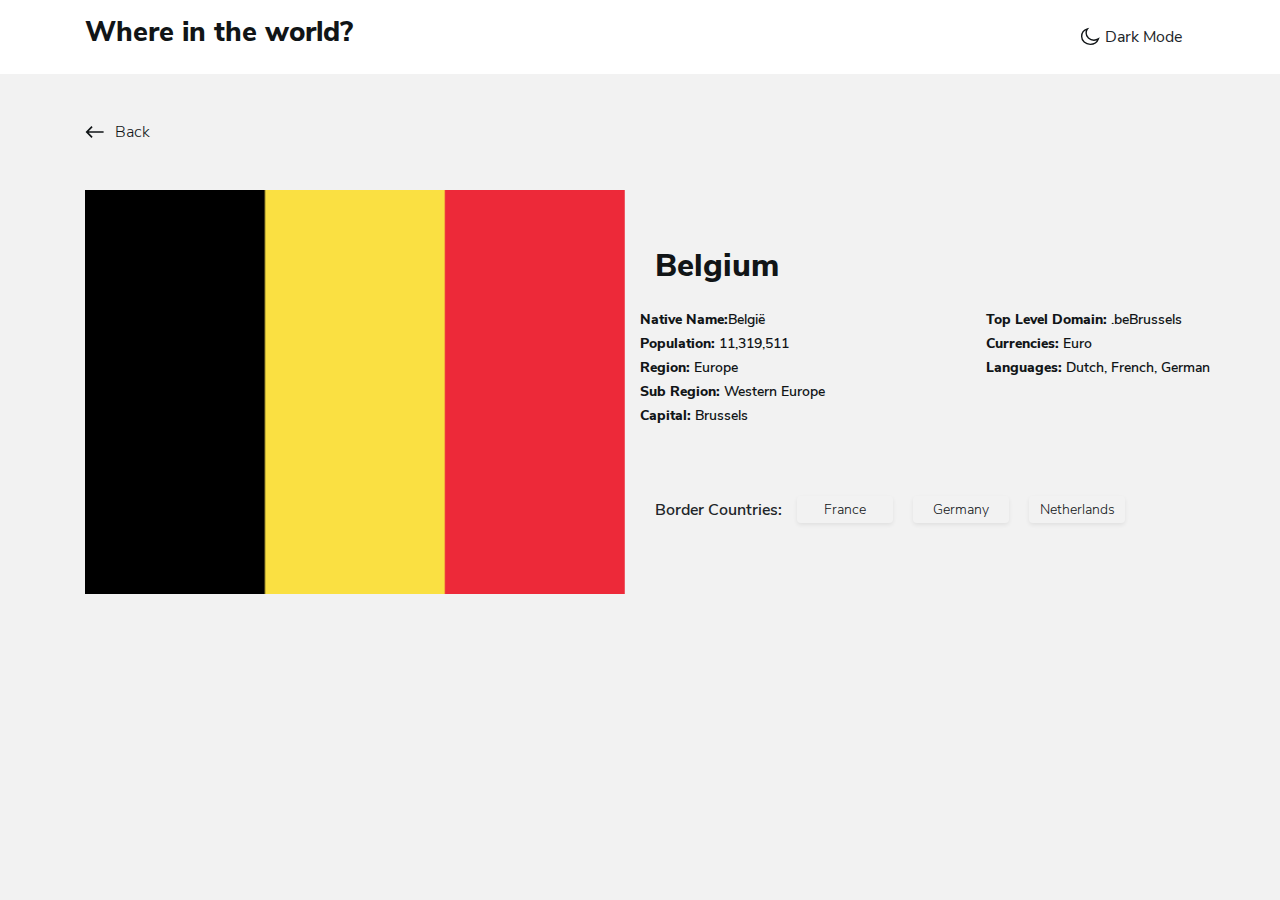
<file: detail.html>
<!doctype html>
<html lang="en">
<head>
  <meta charset="utf-8">
  <meta name="viewport" content="width=device-width, initial-scale=1, shrink-to-fit=no">
  <title>detail</title>
  <link rel="stylesheet" href="css/bootstrap.min.css">
  <link rel="stylesheet" href="css/styles.css">
</head>
<body class="body">

  <header class="header pt-3 pb-3">

    <div class="header__box container-sm d-flex justify-content-between">
      <a href="index.html" class="text-decoration-none h3 font-weight-bold header__link "> Where in the world? </a>
      <button class="header__button-dark btn" type="button">Dark Mode</button>
    </div>

  </header>

  <main class="main-detail container-sm">

    <h1 class="visually-hidden">test</h1>

   <section class="hero hero-detail">

    <div class="hero-detail__box">

      <a href="index.html" class="hero-detail__link mr-auto text-decoration-none my-5 d-inline-block">Back</a>

<div class="hero-detail__flag-box d-flex align-items-center row align-items-center flex-row">

<img src="img/flag-of-belgium.png" alt="img of belgium" class="hero-detail__img mr-auto rounded w-auto col-lg-6 col-12">

<div class="hero-detail__info-box col-lg-6 col-12">

<h2 class="h3 hero-detail__title font-weight-bold mb-4">Belgium</h2>

<div class="hero-detail__about d-flex row">

<ul class="hero-detail__list-left list-unstyled mr-5">
    <li class="hero-detail__item-left mb-2 ">
        <p class="hero__text">
            <span class="hero__text-span font-weight-bold"> Native Name:</span>België
        </p>
    </li>
    <li class="hero-detail__item-left mb-2">
        <p class="hero__text">
            <span class="hero__text-span font-weight-bold">Population: </span>11,319,511
        </p>
    </li>
    <li class="hero-detail__item-left mb-2">
        <p class="hero__text">
            <span class="hero__text-span font-weight-bold">Region: </span>Europe
        </p>
    </li>
    <li class="hero-detail__item-left mb-2">
        <p class="hero__text">
            <span class="hero__text-span font-weight-bold">Sub Region: </span>Western Europe
        </p>
    </li>
    <li class="hero-detail__item-left mb-2">
        <p class="hero__text">
            <span class="hero__text-span font-weight-bold">Capital: </span>Brussels
        </p>
    </li>
</ul>

<ul class="hero-detail__list-right list-unstyled ml-auto">
    <li class="hero-detail__item-right mb-2 ">
        <p class="hero__text">
            <span class="hero__text-span font-weight-bold">Top Level Domain:
            </span>.beBrussels
        </p>
    </li>
    <li class="hero-detail__item-right mb-2">
        <p class="hero__text">
            <span class="hero__text-span font-weight-bold">Currencies:
            </span>Euro
        </p>
    </li>
    <li class="hero-detail__item-right mb-2">
        <p class="hero__text">
            <span class="hero__text-span font-weight-bold">Languages:
            </span>
            Dutch, French, German
        </p>
    </li>
</ul>
</div>

<div class="hero-detail__border mt-5">

  <ul class="hero-detail__list-border list-unstyled d-flex align-items-center flex-wrap">
      <li class="hero-detail__item-border">
          <span class="hero-detail__item-span">Border Countries:
          </span>
      </li>
      <li class="hero-detail__item-border">
          <a href="#" class="hero-detail__item-link text-decoration-none p-1 rounded shadow-sm">France</a>
      </li>
      <li class="hero-detail__item-border">
          <a href="#" class="hero-detail__item-link text-decoration-none p-1 rounded shadow-sm">Germany</a>
      </li>
      <li class="hero-detail__item-border">
          <a href="#" class="hero-detail__item-link text-decoration-none p-1 rounded shadow-sm">Netherlands</a>
      </li>
  </ul>
  </div>

</div>

</div>

    </div>

   </section>

  </main>

  <script src="js/jquery-3.6.0.min.js"></script>
  <script src="js/bootstrap.bundle.min.js"></script>
  <script src="js/main.js"></script>
</body>
</html>
</file>
<file: css/styles.css>
:root {
  --font-nurito: "Nunito Sans" , "Arial" ,sans-serif ;
  --color-black: #111517;
  --color-dark:#202C36;
  --color-light-dark:#2B3844;
}


@font-face {
  font-family: "Nunito Sans";
  src: url("../fonts/NunitoSans-Regular.woff2") format("woff2"),
      url("../fonts/NunitoSans-Regular.woff") format("woff");
  font-weight: normal;
  font-style: normal;
  font-display: swap;
}

@font-face {
  font-family: "Nunito Sans";
  src: url("../fonts/NunitoSans-Light.woff2") format("woff2"),
      url("../fonts/NunitoSans-Light.woff") format("woff");
  font-weight: 300;
  font-style: normal;
  font-display: swap;
}

@font-face {
  font-family: "Nunito Sans";
  src: url("../fonts/NunitoSans-ExtraBold.woff2") format("woff2"),
      url("../fonts/NunitoSans-ExtraBold.woff") format("woff");
  font-weight: 800;
  font-style: normal;
  font-display: swap;
}

@font-face {
  font-family: "Nunito Sans";
  src: url("../fonts/NunitoSans-SemiBold.woff2") format("woff2"),
      url("../fonts/NunitoSans-SemiBold.woff") format("woff");
  font-weight: 600;
  font-style: normal;
  font-display: swap;
}


html {
  box-sizing: border-box;
  height: 100%;
}

*,
*::before,
*::after {
  box-sizing: inherit;
}

body {
  display: flex;
  flex-direction: column;
  height: 100%;
  padding: 0;
  margin: 0;
  font-family: var(--font-nurito);
  background-color: #F2F2F2;
}

img {
  max-width: 100%;
  height: auto;
}

.visually-hidden {
  position: absolute;
  width: 1px;
  height: 1px;
  margin: -1px;
  border: 0;
  padding: 0;
  clip: rect(0 0 0 0);
  overflow: hidden;
}


.body--dark {
  background-color:var(--color-dark);
}

.header {
  background-color:#FFFFFF;
}

.body--dark .header{
  background-color: var(--color-light-dark);
}

.header__button-dark {
  padding-left: 35px;
  background-image: url("../img/moon-black.svg");
  background-repeat: no-repeat;
  background-size: 20px;
  background-position: center left 10px;

}

.body--dark .header__button-dark{
  background-image: url("../img/moon-white.svg");
  color: #fff;
}

.header__link {
  color: var(--color-black);
}

.body--dark .header__link{
  color: #fff;
}

.body--dark .hero-top__select {
  background-color: #202C36;
  color: #fff;
}

.hero-top__input {
  padding-left: 74px;
  background-image: url("../img/icon-search-black.svg");
  background-repeat: no-repeat;
  background-size: 18px;
  background-position: center left 32px;
}

.body--dark .hero-top__input {
  background-color: #2B3844;
  background-image: url("../img/icon-search-white.svg");
}

.body--dark .hero-top__input::placeholder {
  color: #fff;
}

.body--dark .hero-top__input {
  color: #fff;
}

.hero-top__select {
  width: 200px;
}

.hero__list {
  padding: 0;
  margin: 0;
  list-style: none;
  margin-left: -15px;
  margin-right: -15px;
}

.hero-item__list {
  padding: 0;
  margin: 0;
  list-style: none;
}

.hero-item__img {
  width: 264px;
  height: 160px;
  object-fit: cover;
}

.hero-item__box {
  text-decoration: none;
  display: block;
  background-color: #fff;
}

.body--dark .hero-item__box {
  background-color: var(--color-light-dark);
}

.hero-item__box  h3{
  font-family: var(--font-nurito);
  font-weight: 700;
  font-size: 17px;
  line-height: 26px;
  white-space: nowrap;
  color: var(--color-black);
}

.body--dark .hero-item__box h3 {
  color: #fff;
}

.hero__text {
  font-family: var(--font-nurito);
  font-weight: 600;
  font-size: 14px;
  line-height: 16px;
  color: var(--color-black);
  margin-bottom: 0;
}

.body--dark .hero__text {
  color: #fff;
}

.hero__text-span {
  font-weight: 700;
}

.hero-detail__link {
 font-family: "Nunito Sans";
  font-style: normal;
  font-weight: 300;
  font-size: 16px;
  line-height: 20px;
  color: var(--color-black);
  padding-left: 30px;
  background-image: url("../img/icon-arrow-left.svg");
  background-repeat: no-repeat;
  background-size: 20px;
  background-position: left center;
}

.body--dark .hero-detail__link {
  background-image: url("../img/icon-arrow-left-white.svg");
  color: #fff;
}

.hero-detail__img {
  width: 47%;
  height: auto;
}

.hero-detail__item-border:first-child {
  margin-right: 15px;
}

.hero-detail__item-border:not(:first-child){
 margin-right: 20px;
}

.hero-detail__item-span{
  font-family: var(--font-nurito);
  font-weight: 600;
  font-size: 16px;
  line-height: 24px;
}

.hero-detail__title {
  font-family:var(--font-nurito);
  font-weight: 800;
  font-size: 32px;
  line-height: 44px;
  color: #111517;
}

.body--dark .hero-detail__title {
  color: #fff;
}

.body--dark .hero-detail__item-span {
  color: #fff;
}

.hero-detail__item-link {
  display: block;
  text-align: center;
  font-family: var(--font-nurito);
  font-weight: 300;
  font-size: 14px;
  line-height: 19px;
  color: var(--color-black);
  width: 96px;
}

.body--dark .hero-detail__item-link {
  background-color: var(--color-light-dark);
  color: #fff;
}
</file>
